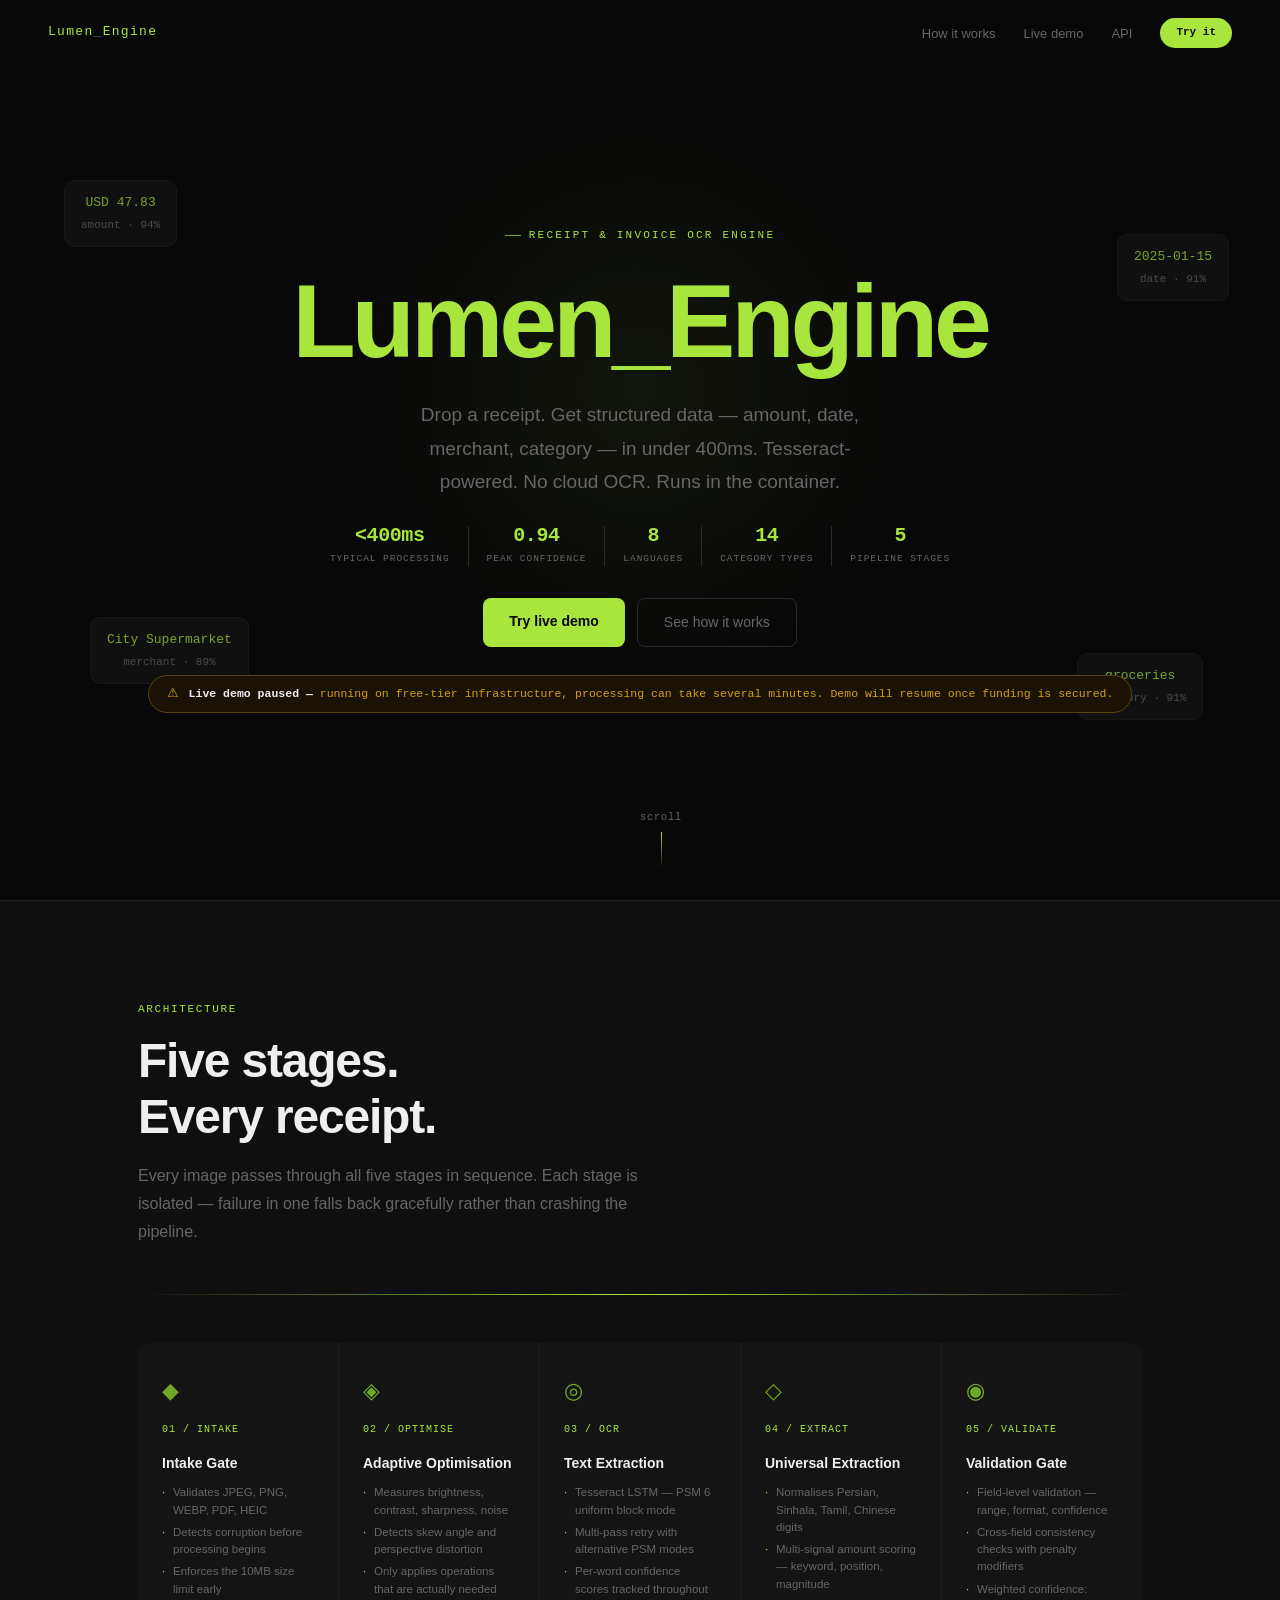
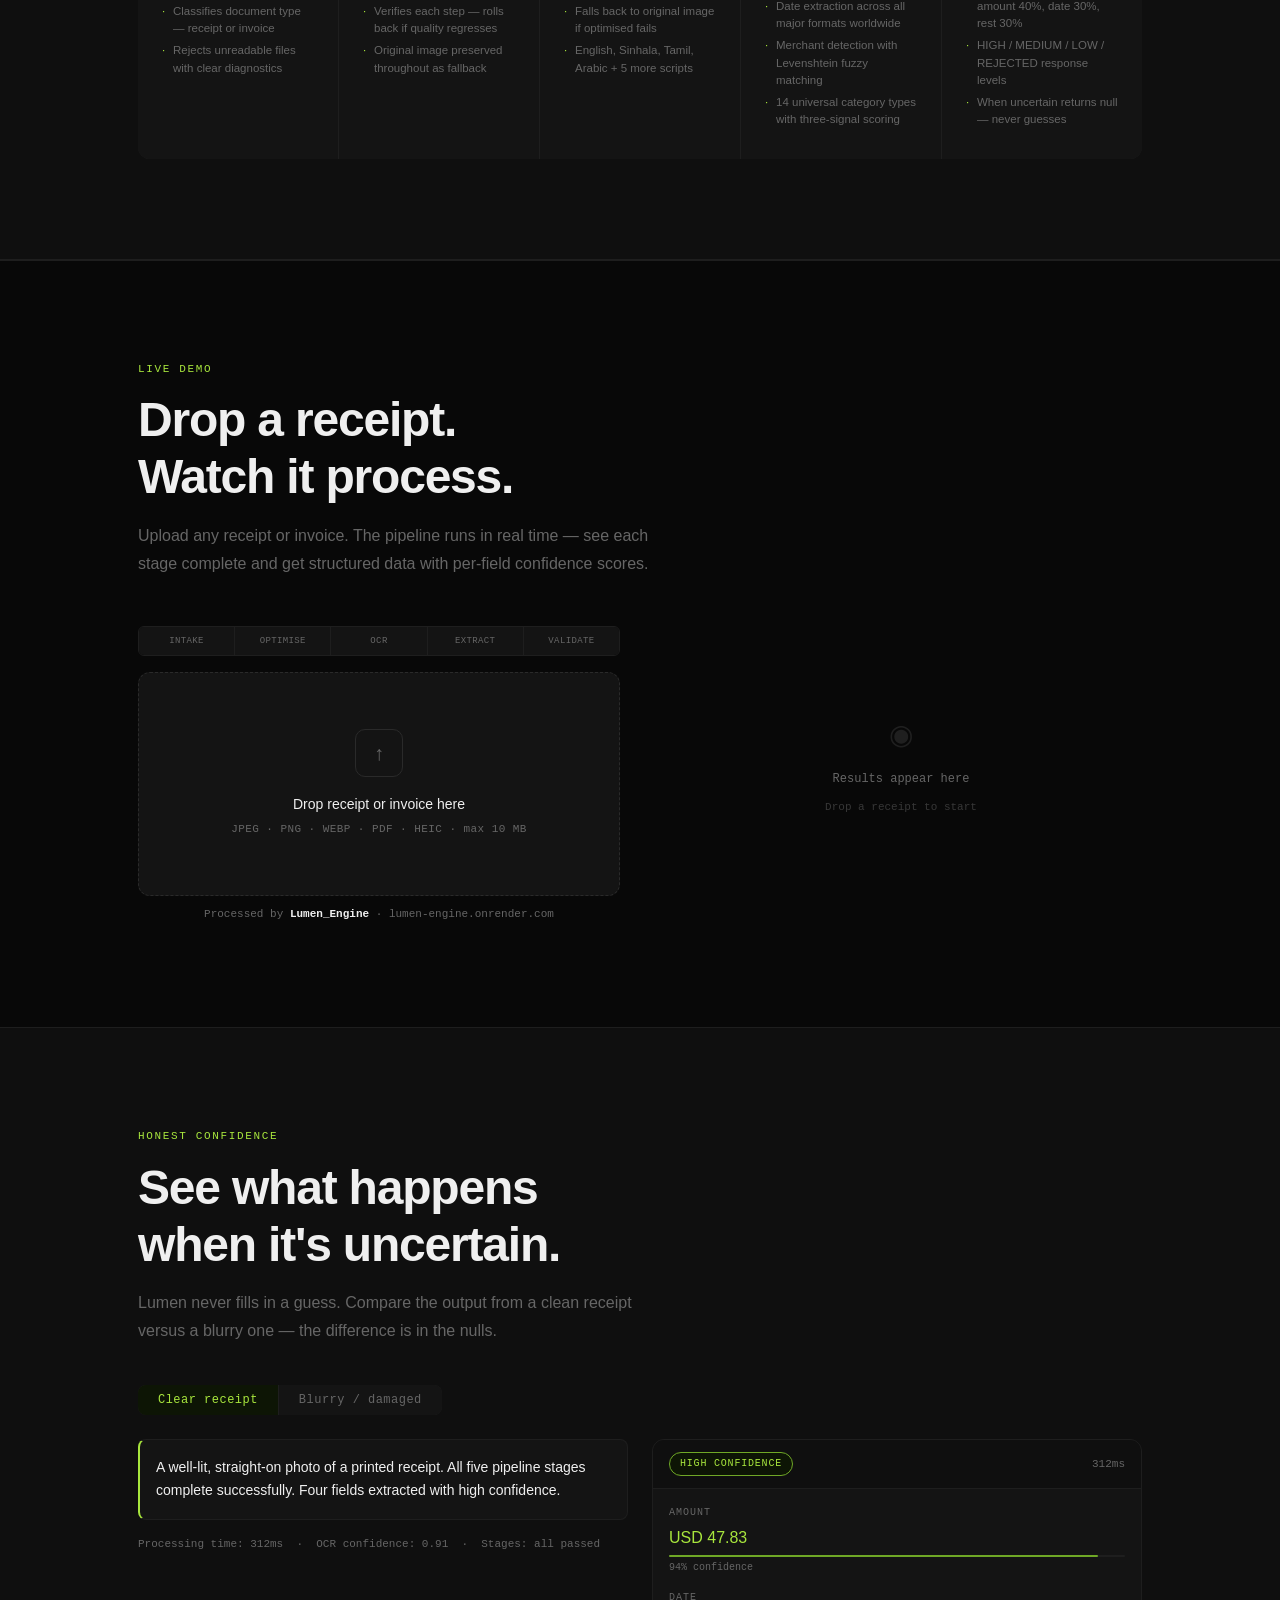
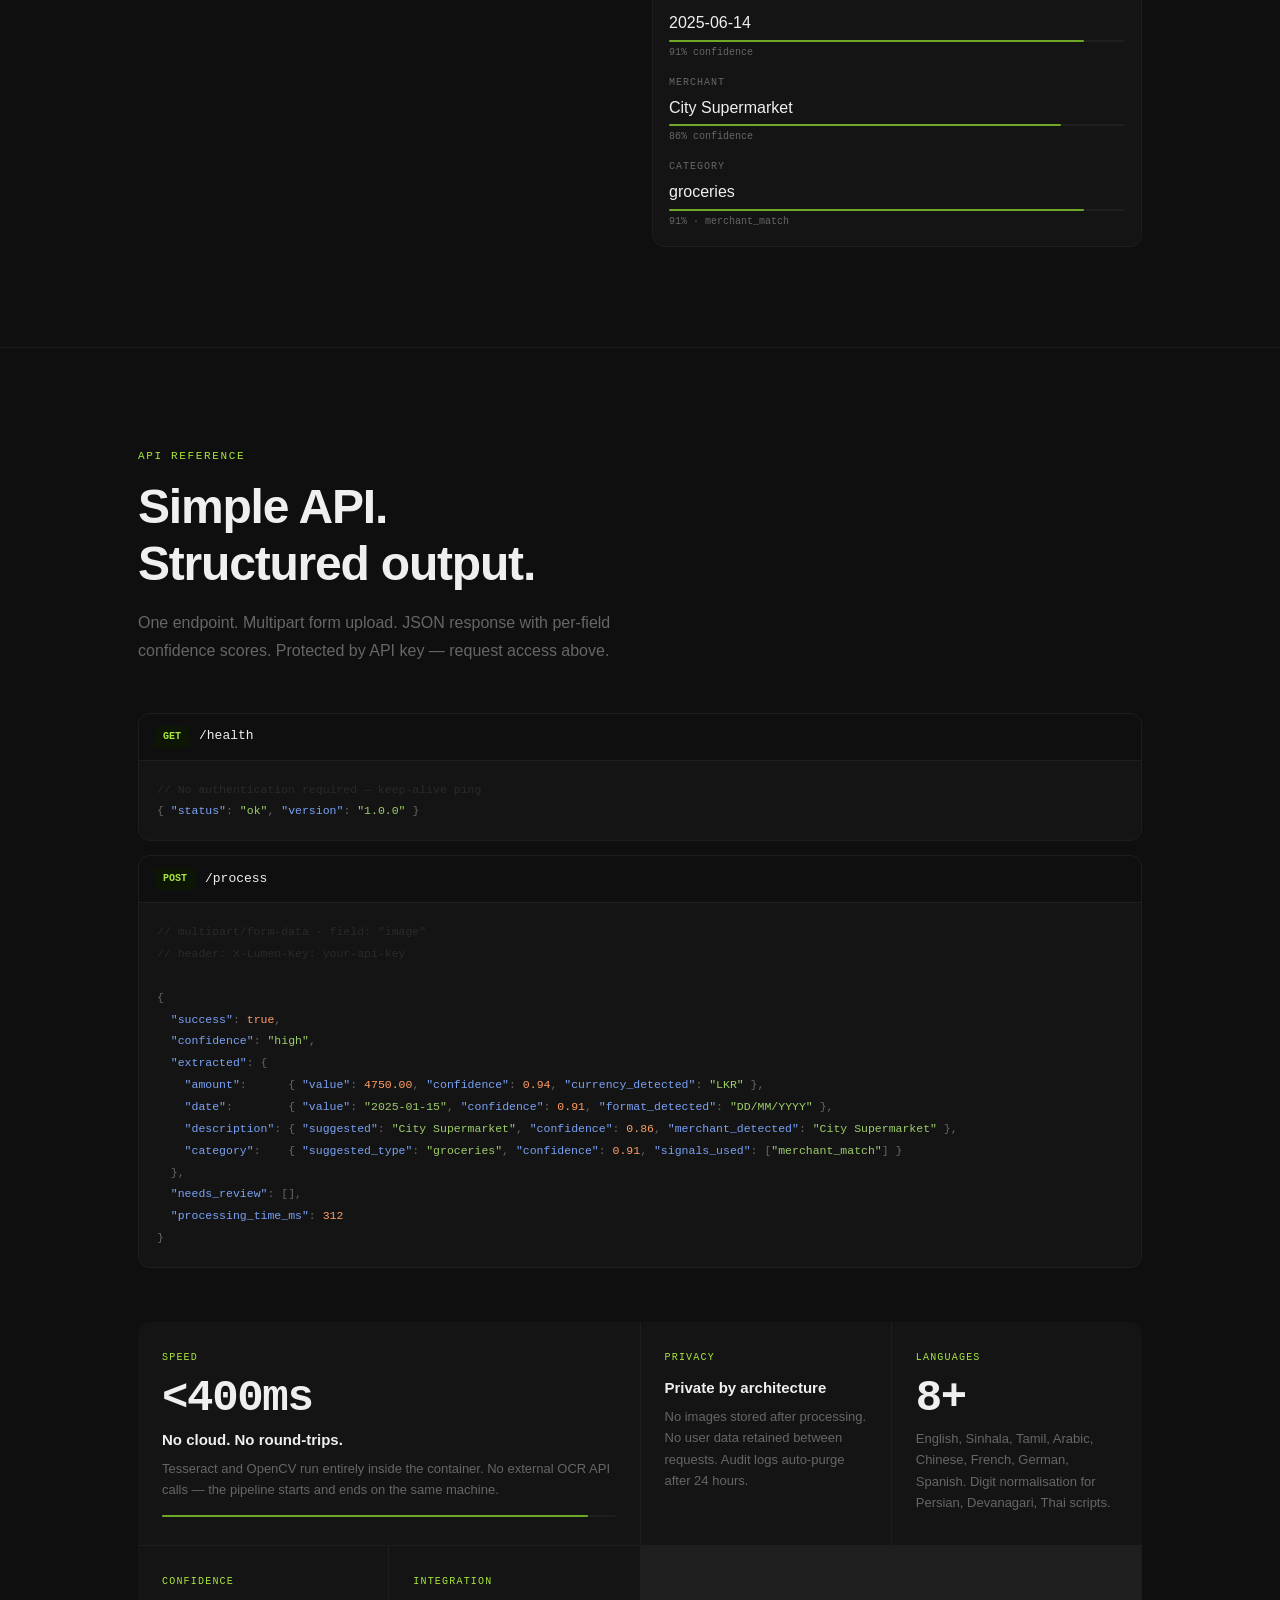
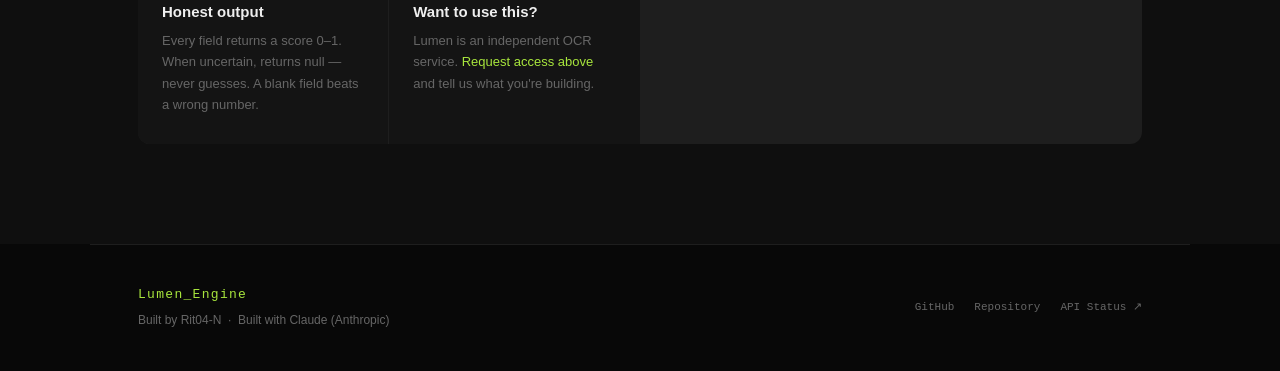
<file: index.html>
<!DOCTYPE html>
<html lang="en">
<head>
<meta charset="UTF-8">
<meta name="viewport" content="width=device-width, initial-scale=1.0">
<title>Lumen_Engine — Receipt OCR</title>
<meta name="description" content="Receipt and invoice OCR. Drop an image, get structured data instantly. No account. No login.">
<meta property="og:title" content="Lumen_Engine — Receipt OCR">
<meta property="og:description" content="Drop a receipt. Get structured data — amount, date, merchant, category — in under 400ms.">
<meta property="og:type" content="website">
<meta property="og:url" content="https://rit04-n.github.io/lumen-engine-site">
<meta name="twitter:card" content="summary">
<meta name="twitter:title" content="Lumen_Engine — Receipt OCR">
<meta name="twitter:description" content="Drop a receipt. Get structured data in under 400ms.">

<!-- Favicon: bold mono "LE" on a black rounded square, sized to fill most
     of the canvas so it reads clearly even at 16x16 tab size -->
<link rel="icon" type="image/svg+xml" href="data:image/svg+xml,%3Csvg%20xmlns='http://www.w3.org/2000/svg'%20viewBox='0%200%2064%2064'%3E%3Crect%20width='64'%20height='64'%20rx='13'%20fill='%23080808'/%3E%3Ctext%20x='32'%20y='44'%20font-family='SF%20Mono,Menlo,Consolas,monospace'%20font-size='34'%20font-weight='700'%20fill='%23a8e63d'%20text-anchor='middle'%3ELE%3C/text%3E%3C/svg%3E">

<link rel="stylesheet" href="part-1-styles.css">
</head>
<body>

<nav id="nav">
  <a href="#" class="logo">Lumen<span>_</span>Engine</a>
  <div class="nav-r">
    <ul class="nav-links">
      <li><a href="#how">How it works</a></li>
      <li><a href="#demo">Live demo</a></li>
      <li><a href="#api">API</a></li>
    </ul>
    <a href="#demo" class="nav-cta">Try it</a>
    <button class="hamburger" id="ham" aria-label="Menu" onclick="toggleMenu()">
      <span></span><span></span><span></span>
    </button>
  </div>
</nav>

<div class="mobile-menu" id="mmenu">
  <a href="#how" onclick="closeMenu()">How it works</a>
  <a href="#demo" onclick="closeMenu()">Live demo</a>
  <a href="#api" onclick="closeMenu()">API</a>
  <a href="#demo" onclick="closeMenu()">Try it →</a>
</div>

<section class="hero">
  <div class="hero-glow"></div>
  <div class="floaters">
    <div class="fc a"><div class="v">USD 47.83</div><div>amount · 94%</div></div>
    <div class="fc b"><div class="v">2025-01-15</div><div>date · 91%</div></div>
    <div class="fc c"><div class="v">City Supermarket</div><div>merchant · 89%</div></div>
    <div class="fc d"><div class="v">groceries</div><div>category · 91%</div></div>
  </div>
  <div class="eyebrow">Receipt &amp; Invoice OCR Engine</div>
  <h1><span class="typed" id="typed" style="border-right:2px solid var(--green)"></span></h1>
  <p class="hero-sub">Drop a receipt. Get structured data — amount, date, merchant, category — in under 400ms. Tesseract-powered. No cloud OCR. Runs in the container.</p>
  <div class="stats">
    <div class="stat"><div class="stat-num">&lt;400ms</div><div class="stat-label">typical processing</div></div>
    <div class="stat"><div class="stat-num">0.94</div><div class="stat-label">peak confidence</div></div>
    <div class="stat"><div class="stat-num">8</div><div class="stat-label">languages</div></div>
    <div class="stat"><div class="stat-num">14</div><div class="stat-label">category types</div></div>
    <div class="stat"><div class="stat-num">5</div><div class="stat-label">pipeline stages</div></div>
  </div>
  <div class="hero-btns">
    <a href="#demo" class="btn-p">Try live demo</a>
    <a href="#how" class="btn-g">See how it works</a>
  </div>
  <div class="hero-notice">
    <span class="icon">⚠</span>
    <p><strong>Live demo paused —</strong> running on free-tier infrastructure, processing can take several minutes. Demo will resume once funding is secured.</p>
  </div>
  <div class="scroll-cue"><span>scroll</span><div class="scroll-line"></div></div>
</section>

<!-- HOW IT WORKS -->
<section id="how" class="pipeline">
  <div class="inner">
    <div class="rv">
      <div class="slabel">Architecture</div>
      <h2 class="stitle">Five stages.<br>Every receipt.</h2>
      <p class="ssub">Every image passes through all five stages in sequence. Each stage is isolated — failure in one falls back gracefully rather than crashing the pipeline.</p>
    </div>
    <div class="flow-line" id="fl"></div>
    <div class="pgrid">
      <div class="ps" data-d="0"><span class="pico">◆</span><div class="pnum">01 / INTAKE</div><div class="pname">Intake Gate</div><ul class="ppts"><li>Validates JPEG, PNG, WEBP, PDF, HEIC</li><li>Detects corruption before processing begins</li><li>Enforces the 10MB size limit early</li><li>Classifies document type — receipt or invoice</li><li>Rejects unreadable files with clear diagnostics</li></ul></div>
      <div class="ps" data-d="120"><span class="pico">◈</span><div class="pnum">02 / OPTIMISE</div><div class="pname">Adaptive Optimisation</div><ul class="ppts"><li>Measures brightness, contrast, sharpness, noise</li><li>Detects skew angle and perspective distortion</li><li>Only applies operations that are actually needed</li><li>Verifies each step — rolls back if quality regresses</li><li>Original image preserved throughout as fallback</li></ul></div>
      <div class="ps" data-d="240"><span class="pico">◎</span><div class="pnum">03 / OCR</div><div class="pname">Text Extraction</div><ul class="ppts"><li>Tesseract LSTM — PSM 6 uniform block mode</li><li>Multi-pass retry with alternative PSM modes</li><li>Per-word confidence scores tracked throughout</li><li>Falls back to original image if optimised fails</li><li>English, Sinhala, Tamil, Arabic + 5 more scripts</li></ul></div>
      <div class="ps" data-d="360"><span class="pico">◇</span><div class="pnum">04 / EXTRACT</div><div class="pname">Universal Extraction</div><ul class="ppts"><li>Normalises Persian, Sinhala, Tamil, Chinese digits</li><li>Multi-signal amount scoring — keyword, position, magnitude</li><li>Date extraction across all major formats worldwide</li><li>Merchant detection with Levenshtein fuzzy matching</li><li>14 universal category types with three-signal scoring</li></ul></div>
      <div class="ps" data-d="480"><span class="pico">◉</span><div class="pnum">05 / VALIDATE</div><div class="pname">Validation Gate</div><ul class="ppts"><li>Field-level validation — range, format, confidence</li><li>Cross-field consistency checks with penalty modifiers</li><li>Weighted confidence: amount 40%, date 30%, rest 30%</li><li>HIGH / MEDIUM / LOW / REJECTED response levels</li><li>When uncertain returns null — never guesses</li></ul></div>
    </div>
  </div>
</section>

<!-- LIVE DEMO -->
<section id="demo" class="demo-s">
  <div class="inner">
    <div class="rv">
      <div class="slabel">Live Demo</div>
      <h2 class="stitle">Drop a receipt.<br>Watch it process.</h2>
      <p class="ssub">Upload any receipt or invoice. The pipeline runs in real time — see each stage complete and get structured data with per-field confidence scores.</p>
    </div>
    <div class="demo-wrap">
      <div>
        <div class="prog-bar" id="pbar" aria-label="Pipeline progress">
          <div class="pg" id="p1">INTAKE</div>
          <div class="pg" id="p2">OPTIMISE</div>
          <div class="pg" id="p3">OCR</div>
          <div class="pg" id="p4">EXTRACT</div>
          <div class="pg" id="p5">VALIDATE</div>
        </div>
        <div class="drop-z" id="dz" role="button" tabindex="0" aria-label="Upload receipt or invoice image"
          onclick="document.getElementById('fi').click()"
          onkeydown="if(event.key==='Enter'||event.key===' ')document.getElementById('fi').click()"
          ondragover="dzev('over',event)" ondragleave="dzev('leave',event)" ondrop="dzev('drop',event)">
          <div class="drop-ico">↑</div>
          <div class="drop-t">Drop receipt or invoice here</div>
          <div class="drop-s">JPEG · PNG · WEBP · PDF · HEIC · max 10 MB</div>
        </div>
        <input type="file" id="fi" accept=".jpg,.jpeg,.png,.webp,.pdf,.heic" style="display:none" onchange="onpick(event)"/>
        <p class="demo-note">Processed by <strong>Lumen_Engine</strong> · lumen-engine.onrender.com</p>
        <p class="demo-note" style="margin-top:4px" id="req-counter"></p>
      </div>
      <div aria-live="polite" aria-atomic="true">
        <!-- rate limit wall -->
        <div class="rl-wall" id="rlwall">
          <div class="rl-icon">◎</div>
          <div class="rl-title">Demo limit reached</div>
          <div class="rl-sub">You've used all 10 free demo requests. This resets in 5 hours.<br>Want unlimited access? Tell us what you're building.</div>
          <div class="rl-timer" id="rltimer">05:00:00</div>
          <div class="access-form">
            <h3>Request API access</h3>
            <p>Answer honestly — we read every submission. A real project link is the best signal.</p>
            <form id="aform" onsubmit="submitAccess(event)">
              <div class="form-group">
                <label class="form-label" for="f-name">Your name</label>
                <input class="form-input" id="f-name" type="text" required placeholder="Nithika Manawadu" />
              </div>
              <div class="form-group">
                <label class="form-label" for="f-email">Email</label>
                <input class="form-input" id="f-email" type="email" required placeholder="you@example.com" />
              </div>
              <div class="form-group">
                <label class="form-label" for="f-what">What are you building? <span style="color:var(--green)">*</span></label>
                <textarea class="form-textarea" id="f-what" required minlength="80" placeholder="Describe your project in at least 2–3 sentences. What problem does it solve? Who uses it?"></textarea>
              </div>
              <div class="form-group">
                <label class="form-label" for="f-link">Project / GitHub / company link <span style="color:var(--green)">*</span></label>
                <input class="form-input" id="f-link" type="url" required placeholder="https://github.com/you/your-project" />
              </div>
              <div class="form-group">
                <label class="form-label" for="f-vol">Receipts per day (approximate)</label>
                <select class="form-select" id="f-vol">
                  <option value="">Select range</option>
                  <option>Under 100</option>
                  <option>100 – 1,000</option>
                  <option>1,000 – 10,000</option>
                  <option>Over 10,000</option>
                </select>
              </div>
              <div class="form-group">
                <label class="form-label" for="f-country">Primary receipt country / region</label>
                <input class="form-input" id="f-country" type="text" placeholder="e.g. Sri Lanka, India, UK" />
              </div>
              <button class="form-submit" type="submit">Send access request →</button>
            </form>
            <div class="form-success" id="fsuccess">✓ Request sent. We'll review it and get back to you within 48 hours.</div>
          </div>
        </div>
        <!-- results -->
        <div id="rp" class="result-panel">
          <div class="empty-state">
            <div class="empty-ico">◉</div>
            <div>Results appear here</div>
            <div style="font-size:11px;opacity:0.5;font-family:var(--mono)">Drop a receipt to start</div>
          </div>
        </div>
      </div>
    </div>
  </div>
</section>

<!-- CONFIDENCE SWITCHER -->
<section class="switcher-s">
  <div class="inner">
    <div class="rv">
      <div class="slabel">Honest confidence</div>
      <h2 class="stitle">See what happens<br>when it's uncertain.</h2>
      <p class="ssub">Lumen never fills in a guess. Compare the output from a clean receipt versus a blurry one — the difference is in the nulls.</p>
    </div>
    <div style="margin-top:40px">
      <div class="sw-tabs">
        <button class="sw-tab active" onclick="swTab(0)">Clear receipt</button>
        <button class="sw-tab" onclick="swTab(1)">Blurry / damaged</button>
      </div>
      <div class="sw-panels">
        <div class="sw-desc" id="sw-desc">
          <div class="sw-claim" id="sw-claim">A well-lit, straight-on photo of a printed receipt. All five pipeline stages complete successfully. Four fields extracted with high confidence.</div>
          <div style="font-family:var(--mono);font-size:11px;color:var(--muted)" id="sw-meta">Processing time: 312ms &nbsp;·&nbsp; OCR confidence: 0.91 &nbsp;·&nbsp; Stages: all passed</div>
        </div>
        <div class="sw-result">
          <div class="sw-rh">
            <span id="sw-badge" style="font-family:var(--mono);font-size:10px;letter-spacing:0.08em;text-transform:uppercase;color:var(--green);background:var(--gbg);border:0.5px solid var(--gd);padding:3px 10px;border-radius:100px">high confidence</span>
            <span id="sw-ms" style="font-family:var(--mono);font-size:11px;color:var(--muted)">312ms</span>
          </div>
          <div class="sw-body" id="sw-body">
            <div class="sw-field">
              <div class="sw-flabel">Amount</div>
              <div class="sw-fval g" id="sw-amount">USD 47.83</div>
              <div class="sw-bar-w"><div class="sw-bar-f" id="sw-abar" style="width:94%;background:var(--gd)"></div></div>
              <div style="font-family:var(--mono);font-size:10px;color:var(--muted);margin-top:3px" id="sw-ameta">94% confidence</div>
            </div>
            <div class="sw-field">
              <div class="sw-flabel">Date</div>
              <div class="sw-fval" id="sw-date">2025-06-14</div>
              <div class="sw-bar-w"><div class="sw-bar-f" id="sw-dbar" style="width:91%;background:var(--gd)"></div></div>
              <div style="font-family:var(--mono);font-size:10px;color:var(--muted);margin-top:3px" id="sw-dmeta">91% confidence</div>
            </div>
            <div class="sw-field">
              <div class="sw-flabel">Merchant</div>
              <div class="sw-fval" id="sw-merchant">City Supermarket</div>
              <div class="sw-bar-w"><div class="sw-bar-f" id="sw-mbar" style="width:86%;background:var(--gd)"></div></div>
              <div style="font-family:var(--mono);font-size:10px;color:var(--muted);margin-top:3px" id="sw-mmeta">86% confidence</div>
            </div>
            <div class="sw-field">
              <div class="sw-flabel">Category</div>
              <div class="sw-fval" id="sw-cat">groceries</div>
              <div class="sw-bar-w"><div class="sw-bar-f" id="sw-cbar" style="width:91%;background:var(--gd)"></div></div>
              <div style="font-family:var(--mono);font-size:10px;color:var(--muted);margin-top:3px" id="sw-cmeta">91% · merchant_match</div>
            </div>
          </div>
        </div>
      </div>
    </div>
  </div>
</section>

<!-- API — code sample first, feature bento stacked below it -->
<section id="api" class="api-s">
  <div class="inner">
    <div class="rv">
      <div class="slabel">API Reference</div>
      <h2 class="stitle">Simple API.<br>Structured output.</h2>
      <p class="ssub">One endpoint. Multipart form upload. JSON response with per-field confidence scores. Protected by API key — request access above.</p>
    </div>
    <div class="api-grid">
      <div>
        <div class="ep rv">
          <div class="eph"><span class="mb">GET</span><span class="ep-path">/health</span></div>
          <div class="code"><span class="cc">// No authentication required — keep-alive ping</span>
{ <span class="ck">"status"</span>: <span class="cs">"ok"</span>, <span class="ck">"version"</span>: <span class="cs">"1.0.0"</span> }</div>
        </div>
        <div class="ep rv">
          <div class="eph"><span class="mb">POST</span><span class="ep-path">/process</span></div>
          <div class="code"><span class="cc">// multipart/form-data · field: "image"</span>
<span class="cc">// header: X-Lumen-Key: your-api-key</span>

{
  <span class="ck">"success"</span>: <span class="cn">true</span>,
  <span class="ck">"confidence"</span>: <span class="cs">"high"</span>,
  <span class="ck">"extracted"</span>: {
    <span class="ck">"amount"</span>:      { <span class="ck">"value"</span>: <span class="cn">4750.00</span>, <span class="ck">"confidence"</span>: <span class="cn">0.94</span>, <span class="ck">"currency_detected"</span>: <span class="cs">"LKR"</span> },
    <span class="ck">"date"</span>:        { <span class="ck">"value"</span>: <span class="cs">"2025-01-15"</span>, <span class="ck">"confidence"</span>: <span class="cn">0.91</span>, <span class="ck">"format_detected"</span>: <span class="cs">"DD/MM/YYYY"</span> },
    <span class="ck">"description"</span>: { <span class="ck">"suggested"</span>: <span class="cs">"City Supermarket"</span>, <span class="ck">"confidence"</span>: <span class="cn">0.86</span>, <span class="ck">"merchant_detected"</span>: <span class="cs">"City Supermarket"</span> },
    <span class="ck">"category"</span>:    { <span class="ck">"suggested_type"</span>: <span class="cs">"groceries"</span>, <span class="ck">"confidence"</span>: <span class="cn">0.91</span>, <span class="ck">"signals_used"</span>: [<span class="cs">"merchant_match"</span>] }
  },
  <span class="ck">"needs_review"</span>: [],
  <span class="ck">"processing_time_ms"</span>: <span class="cn">312</span>
}</div>
        </div>
      </div>
      <div class="bento rv">
        <div class="bcard wide">
          <div class="bcard-label">Speed</div>
          <div class="bcard-num">&lt;400ms</div>
          <div class="bcard-title">No cloud. No round-trips.</div>
          <div class="bcard-desc">Tesseract and OpenCV run entirely inside the container. No external OCR API calls — the pipeline starts and ends on the same machine.</div>
          <div class="bcard-bar"><div class="bcard-fill" style="width:94%"></div></div>
        </div>
        <div class="bcard">
          <div class="bcard-label">Privacy</div>
          <div class="bcard-title">Private by architecture</div>
          <div class="bcard-desc">No images stored after processing. No user data retained between requests. Audit logs auto-purge after 24 hours.</div>
        </div>
        <div class="bcard">
          <div class="bcard-label">Languages</div>
          <div class="bcard-num">8+</div>
          <div class="bcard-desc">English, Sinhala, Tamil, Arabic, Chinese, French, German, Spanish. Digit normalisation for Persian, Devanagari, Thai scripts.</div>
        </div>
        <div class="bcard">
          <div class="bcard-label">Confidence</div>
          <div class="bcard-title">Honest output</div>
          <div class="bcard-desc">Every field returns a score 0–1. When uncertain, returns null — never guesses. A blank field beats a wrong number.</div>
        </div>
        <div class="bcard">
          <div class="bcard-label">Integration</div>
          <div class="bcard-title">Want to use this?</div>
          <div class="bcard-desc">Lumen is an independent OCR service. <a href="#demo" style="color:var(--green);text-decoration:none">Request access above</a> and tell us what you're building.</div>
        </div>
      </div>
    </div>
  </div>
</section>

<footer>
  <div class="fl">
    <div class="flogo">Lumen_Engine</div>
    <div class="fby">
      Built by <a href="https://github.com/Rit04-N" target="_blank">Rit04-N</a>
      &nbsp;·&nbsp; Built with <a href="https://claude.ai" target="_blank">Claude (Anthropic)</a>
    </div>
  </div>
  <div class="flinks">
    <a href="https://github.com/Rit04-N" target="_blank">GitHub</a>
    <a href="https://github.com/Rit04-N/Lumen_Engine" target="_blank">Repository</a>
    <a href="https://lumen-engine.onrender.com/health" target="_blank">API Status ↗</a>
  </div>
</footer>

<script src="part-3-scripts.js"></script>
</body>
</html>
</file>
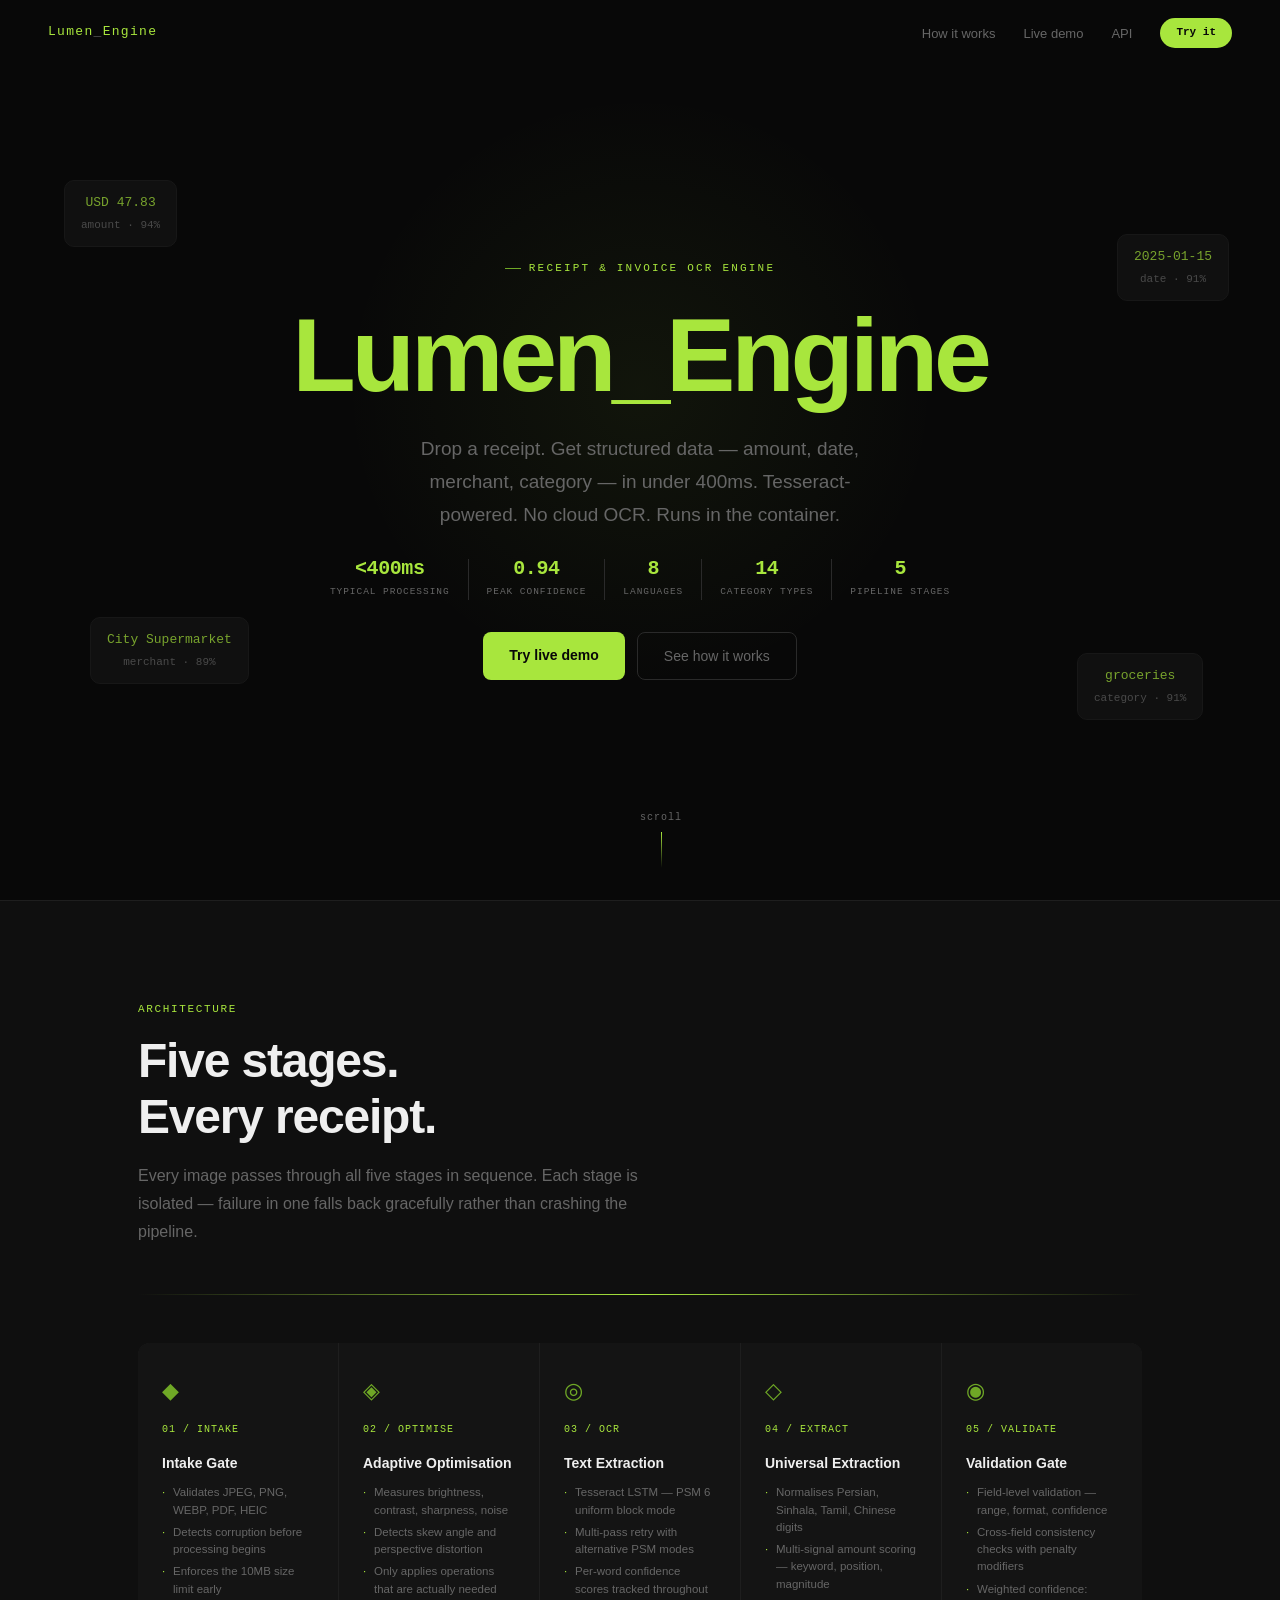
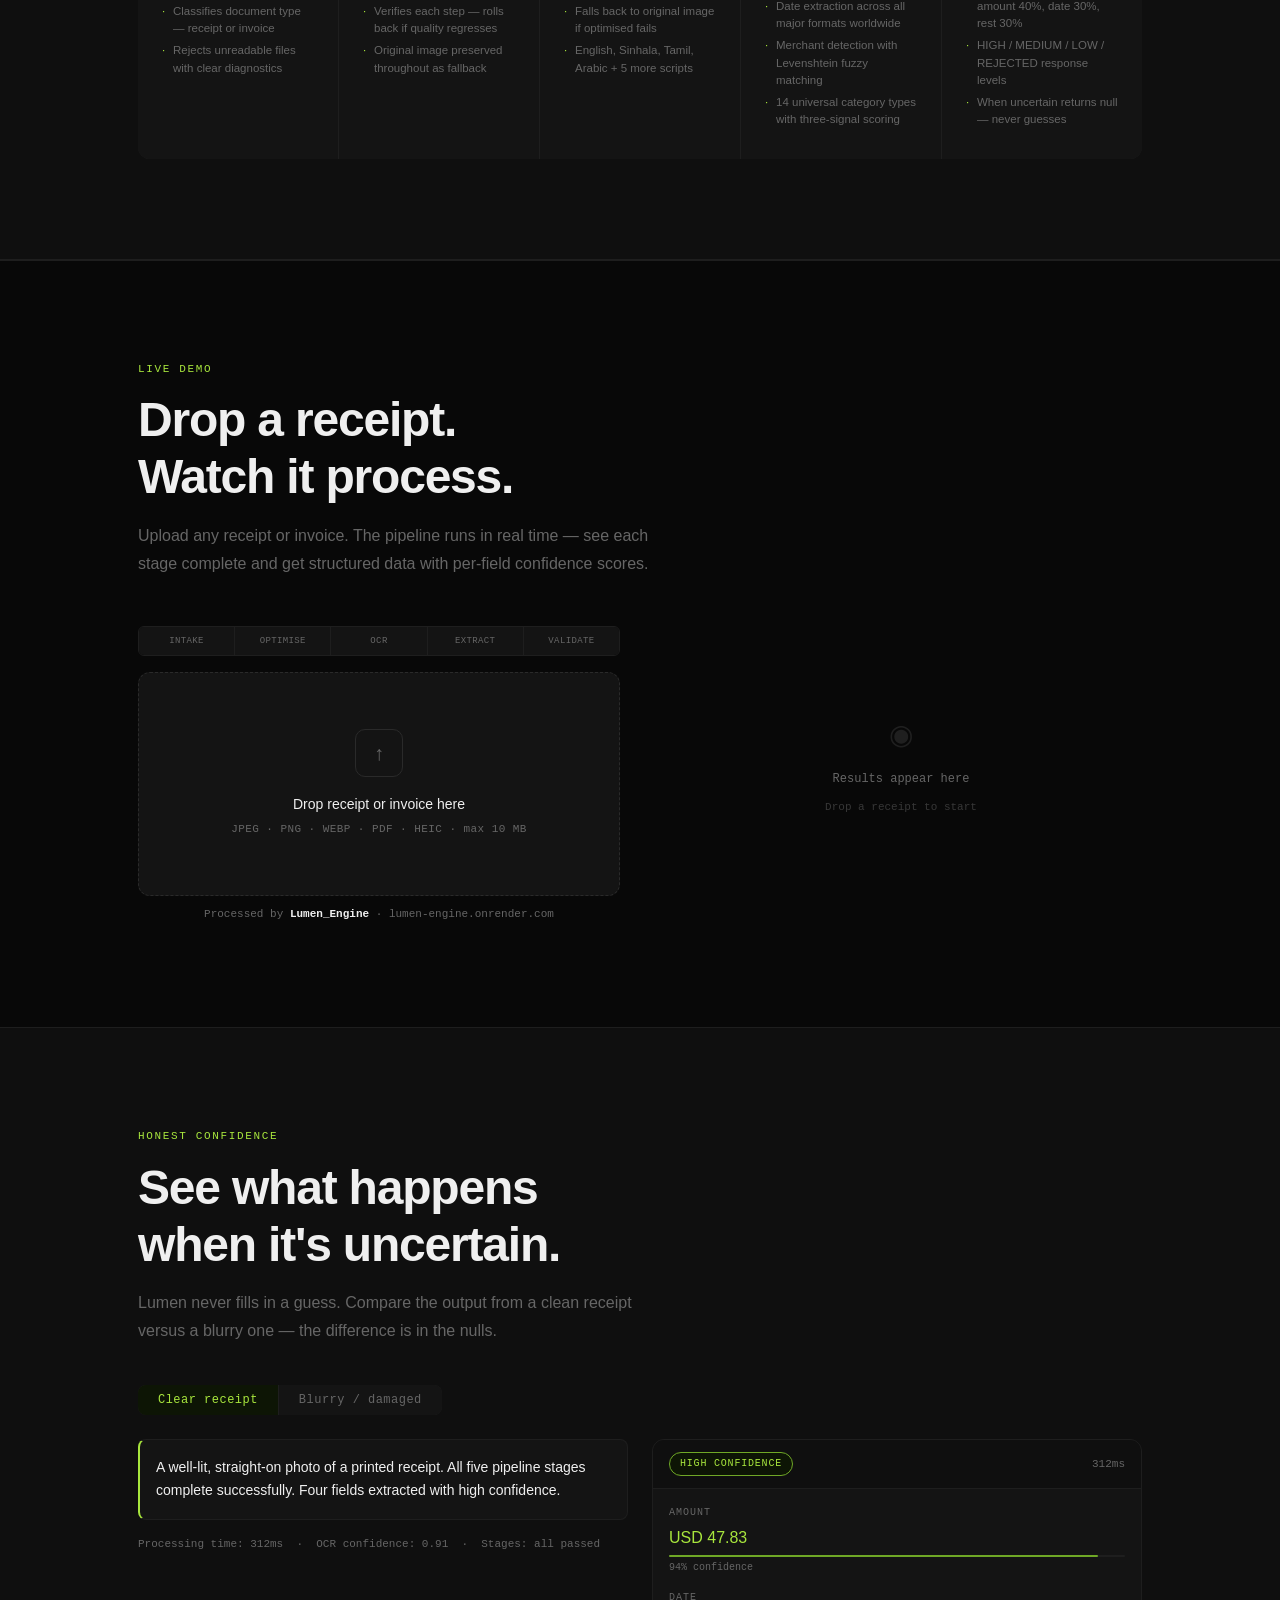
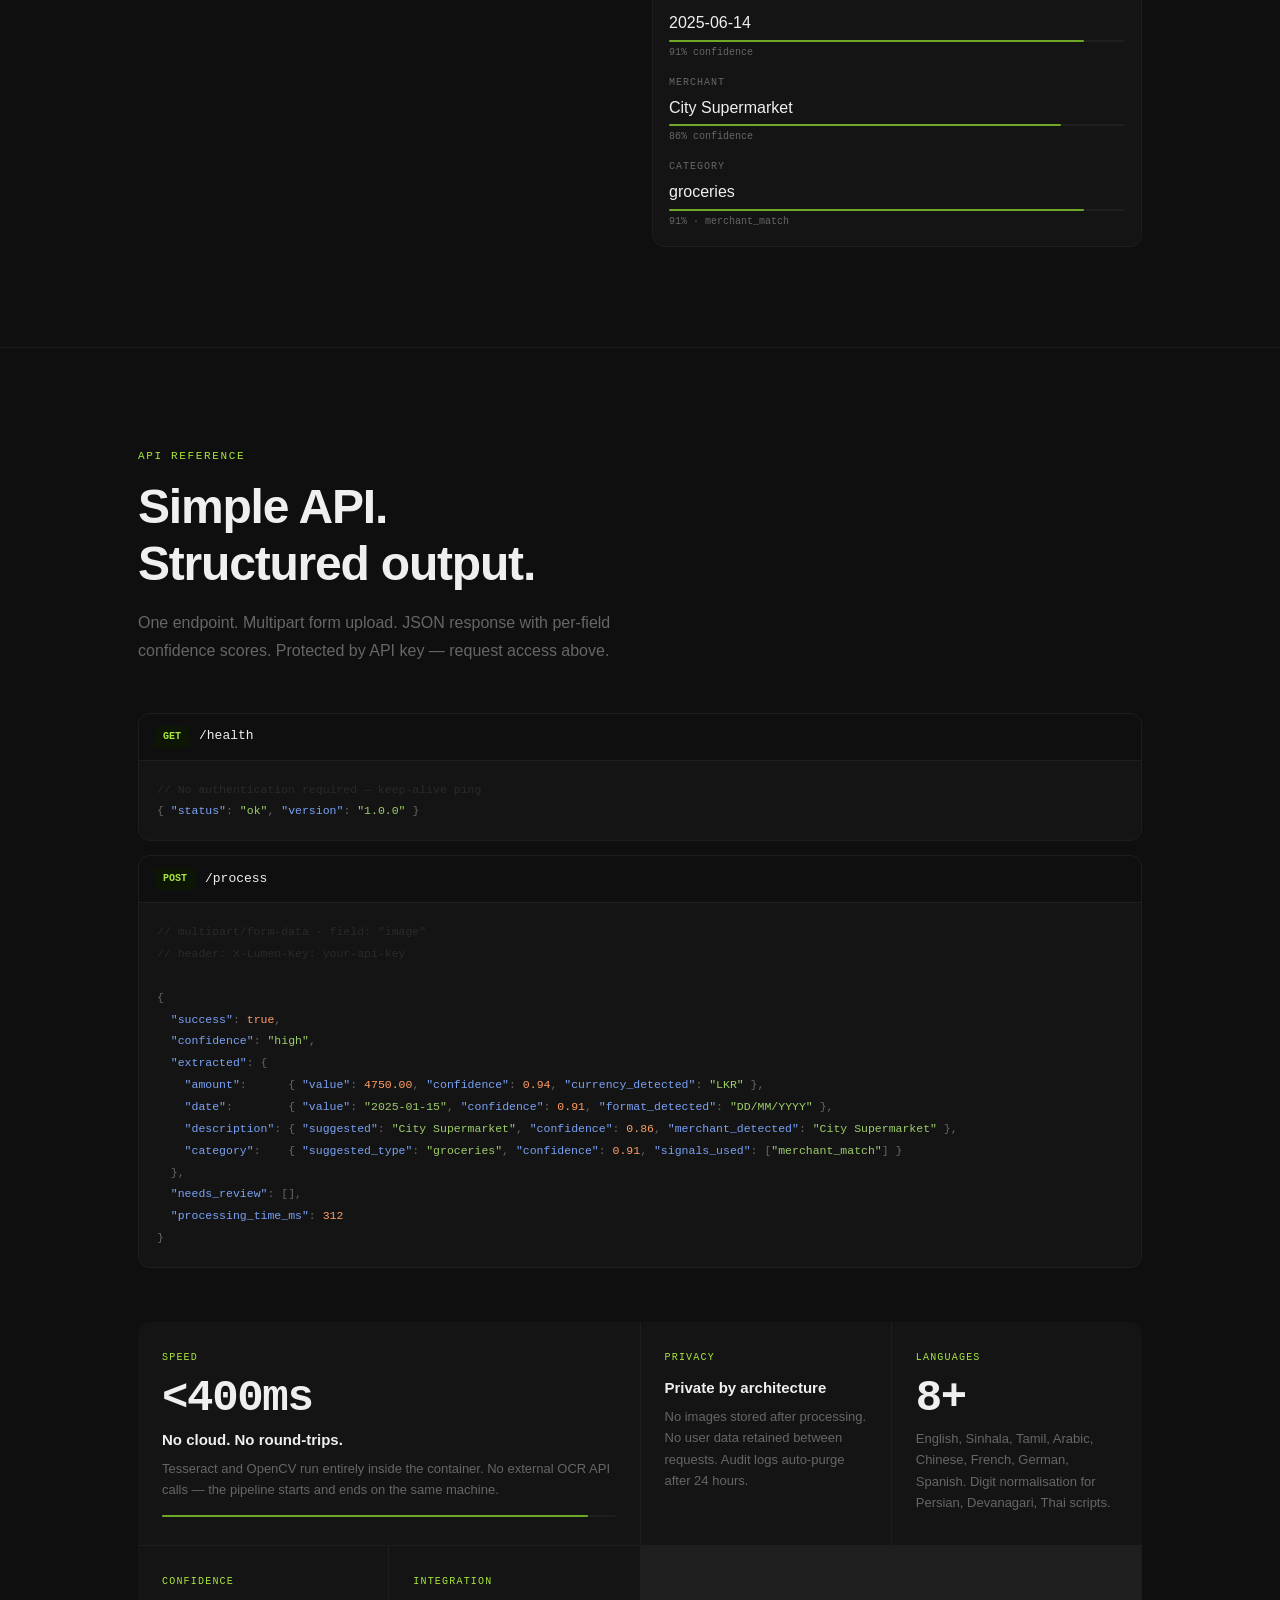
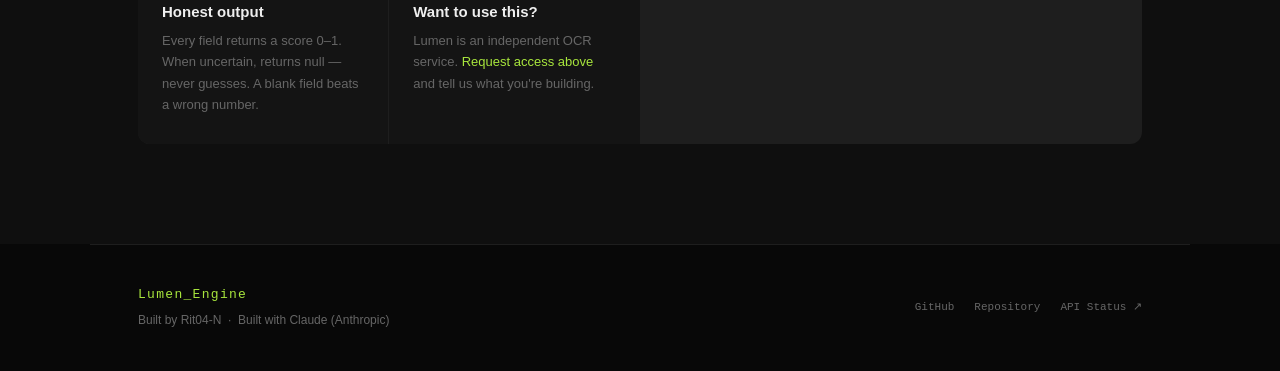
<file: part-2-structure.html>
<!DOCTYPE html>
<html lang="en">
<head>
<meta charset="UTF-8">
<meta name="viewport" content="width=device-width, initial-scale=1.0">
<title>Lumen_Engine — Receipt OCR</title>
<meta name="description" content="Receipt and invoice OCR. Drop an image, get structured data instantly. No account. No login.">
<meta property="og:title" content="Lumen_Engine — Receipt OCR">
<meta property="og:description" content="Drop a receipt. Get structured data — amount, date, merchant, category — in under 400ms.">
<meta property="og:type" content="website">
<meta property="og:url" content="https://rit04-n.github.io/lumen-engine-site">
<meta name="twitter:card" content="summary">
<meta name="twitter:title" content="Lumen_Engine — Receipt OCR">
<meta name="twitter:description" content="Drop a receipt. Get structured data in under 400ms.">

<!-- Favicon: bold mono "LE" on a black rounded square, sized to fill most
     of the canvas so it reads clearly even at 16x16 tab size -->
<link rel="icon" type="image/svg+xml" href="data:image/svg+xml,%3Csvg%20xmlns='http://www.w3.org/2000/svg'%20viewBox='0%200%2064%2064'%3E%3Crect%20width='64'%20height='64'%20rx='13'%20fill='%23080808'/%3E%3Ctext%20x='32'%20y='44'%20font-family='SF%20Mono,Menlo,Consolas,monospace'%20font-size='34'%20font-weight='700'%20fill='%23a8e63d'%20text-anchor='middle'%3ELE%3C/text%3E%3C/svg%3E">

<link rel="stylesheet" href="part-1-styles.css">
</head>
<body>

<nav id="nav">
  <a href="#" class="logo">Lumen<span>_</span>Engine</a>
  <div class="nav-r">
    <ul class="nav-links">
      <li><a href="#how">How it works</a></li>
      <li><a href="#demo">Live demo</a></li>
      <li><a href="#api">API</a></li>
    </ul>
    <a href="#demo" class="nav-cta">Try it</a>
    <button class="hamburger" id="ham" aria-label="Menu" onclick="toggleMenu()">
      <span></span><span></span><span></span>
    </button>
  </div>
</nav>

<div class="mobile-menu" id="mmenu">
  <a href="#how" onclick="closeMenu()">How it works</a>
  <a href="#demo" onclick="closeMenu()">Live demo</a>
  <a href="#api" onclick="closeMenu()">API</a>
  <a href="#demo" onclick="closeMenu()">Try it →</a>
</div>

<section class="hero">
  <div class="hero-glow"></div>
  <div class="floaters">
    <div class="fc a"><div class="v">USD 47.83</div><div>amount · 94%</div></div>
    <div class="fc b"><div class="v">2025-01-15</div><div>date · 91%</div></div>
    <div class="fc c"><div class="v">City Supermarket</div><div>merchant · 89%</div></div>
    <div class="fc d"><div class="v">groceries</div><div>category · 91%</div></div>
  </div>
  <div class="eyebrow">Receipt &amp; Invoice OCR Engine</div>
  <h1><span class="typed" id="typed" style="border-right:2px solid var(--green)"></span></h1>
  <p class="hero-sub">Drop a receipt. Get structured data — amount, date, merchant, category — in under 400ms. Tesseract-powered. No cloud OCR. Runs in the container.</p>
  <div class="stats">
    <div class="stat"><div class="stat-num">&lt;400ms</div><div class="stat-label">typical processing</div></div>
    <div class="stat"><div class="stat-num">0.94</div><div class="stat-label">peak confidence</div></div>
    <div class="stat"><div class="stat-num">8</div><div class="stat-label">languages</div></div>
    <div class="stat"><div class="stat-num">14</div><div class="stat-label">category types</div></div>
    <div class="stat"><div class="stat-num">5</div><div class="stat-label">pipeline stages</div></div>
  </div>
  <div class="hero-btns">
    <a href="#demo" class="btn-p">Try live demo</a>
    <a href="#how" class="btn-g">See how it works</a>
  </div>
  <div class="scroll-cue"><span>scroll</span><div class="scroll-line"></div></div>
</section>

<!-- HOW IT WORKS -->
<section id="how" class="pipeline">
  <div class="inner">
    <div class="rv">
      <div class="slabel">Architecture</div>
      <h2 class="stitle">Five stages.<br>Every receipt.</h2>
      <p class="ssub">Every image passes through all five stages in sequence. Each stage is isolated — failure in one falls back gracefully rather than crashing the pipeline.</p>
    </div>
    <div class="flow-line" id="fl"></div>
    <div class="pgrid">
      <div class="ps" data-d="0"><span class="pico">◆</span><div class="pnum">01 / INTAKE</div><div class="pname">Intake Gate</div><ul class="ppts"><li>Validates JPEG, PNG, WEBP, PDF, HEIC</li><li>Detects corruption before processing begins</li><li>Enforces the 10MB size limit early</li><li>Classifies document type — receipt or invoice</li><li>Rejects unreadable files with clear diagnostics</li></ul></div>
      <div class="ps" data-d="120"><span class="pico">◈</span><div class="pnum">02 / OPTIMISE</div><div class="pname">Adaptive Optimisation</div><ul class="ppts"><li>Measures brightness, contrast, sharpness, noise</li><li>Detects skew angle and perspective distortion</li><li>Only applies operations that are actually needed</li><li>Verifies each step — rolls back if quality regresses</li><li>Original image preserved throughout as fallback</li></ul></div>
      <div class="ps" data-d="240"><span class="pico">◎</span><div class="pnum">03 / OCR</div><div class="pname">Text Extraction</div><ul class="ppts"><li>Tesseract LSTM — PSM 6 uniform block mode</li><li>Multi-pass retry with alternative PSM modes</li><li>Per-word confidence scores tracked throughout</li><li>Falls back to original image if optimised fails</li><li>English, Sinhala, Tamil, Arabic + 5 more scripts</li></ul></div>
      <div class="ps" data-d="360"><span class="pico">◇</span><div class="pnum">04 / EXTRACT</div><div class="pname">Universal Extraction</div><ul class="ppts"><li>Normalises Persian, Sinhala, Tamil, Chinese digits</li><li>Multi-signal amount scoring — keyword, position, magnitude</li><li>Date extraction across all major formats worldwide</li><li>Merchant detection with Levenshtein fuzzy matching</li><li>14 universal category types with three-signal scoring</li></ul></div>
      <div class="ps" data-d="480"><span class="pico">◉</span><div class="pnum">05 / VALIDATE</div><div class="pname">Validation Gate</div><ul class="ppts"><li>Field-level validation — range, format, confidence</li><li>Cross-field consistency checks with penalty modifiers</li><li>Weighted confidence: amount 40%, date 30%, rest 30%</li><li>HIGH / MEDIUM / LOW / REJECTED response levels</li><li>When uncertain returns null — never guesses</li></ul></div>
    </div>
  </div>
</section>

<!-- LIVE DEMO -->
<section id="demo" class="demo-s">
  <div class="inner">
    <div class="rv">
      <div class="slabel">Live Demo</div>
      <h2 class="stitle">Drop a receipt.<br>Watch it process.</h2>
      <p class="ssub">Upload any receipt or invoice. The pipeline runs in real time — see each stage complete and get structured data with per-field confidence scores.</p>
    </div>
    <div class="demo-wrap">
      <div>
        <div class="prog-bar" id="pbar" aria-label="Pipeline progress">
          <div class="pg" id="p1">INTAKE</div>
          <div class="pg" id="p2">OPTIMISE</div>
          <div class="pg" id="p3">OCR</div>
          <div class="pg" id="p4">EXTRACT</div>
          <div class="pg" id="p5">VALIDATE</div>
        </div>
        <div class="drop-z" id="dz" role="button" tabindex="0" aria-label="Upload receipt or invoice image"
          onclick="document.getElementById('fi').click()"
          onkeydown="if(event.key==='Enter'||event.key===' ')document.getElementById('fi').click()"
          ondragover="dzev('over',event)" ondragleave="dzev('leave',event)" ondrop="dzev('drop',event)">
          <div class="drop-ico">↑</div>
          <div class="drop-t">Drop receipt or invoice here</div>
          <div class="drop-s">JPEG · PNG · WEBP · PDF · HEIC · max 10 MB</div>
        </div>
        <input type="file" id="fi" accept=".jpg,.jpeg,.png,.webp,.pdf,.heic" style="display:none" onchange="onpick(event)"/>
        <p class="demo-note">Processed by <strong>Lumen_Engine</strong> · lumen-engine.onrender.com</p>
        <p class="demo-note" style="margin-top:4px" id="req-counter"></p>
      </div>
      <div aria-live="polite" aria-atomic="true">
        <!-- rate limit wall -->
        <div class="rl-wall" id="rlwall">
          <div class="rl-icon">◎</div>
          <div class="rl-title">Demo limit reached</div>
          <div class="rl-sub">You've used all 10 free demo requests. This resets in 5 hours.<br>Want unlimited access? Tell us what you're building.</div>
          <div class="rl-timer" id="rltimer">05:00:00</div>
          <div class="access-form">
            <h3>Request API access</h3>
            <p>Answer honestly — we read every submission. A real project link is the best signal.</p>
            <form id="aform" onsubmit="submitAccess(event)">
              <div class="form-group">
                <label class="form-label" for="f-name">Your name</label>
                <input class="form-input" id="f-name" type="text" required placeholder="Nithika Manawadu" />
              </div>
              <div class="form-group">
                <label class="form-label" for="f-email">Email</label>
                <input class="form-input" id="f-email" type="email" required placeholder="you@example.com" />
              </div>
              <div class="form-group">
                <label class="form-label" for="f-what">What are you building? <span style="color:var(--green)">*</span></label>
                <textarea class="form-textarea" id="f-what" required minlength="80" placeholder="Describe your project in at least 2–3 sentences. What problem does it solve? Who uses it?"></textarea>
              </div>
              <div class="form-group">
                <label class="form-label" for="f-link">Project / GitHub / company link <span style="color:var(--green)">*</span></label>
                <input class="form-input" id="f-link" type="url" required placeholder="https://github.com/you/your-project" />
              </div>
              <div class="form-group">
                <label class="form-label" for="f-vol">Receipts per day (approximate)</label>
                <select class="form-select" id="f-vol">
                  <option value="">Select range</option>
                  <option>Under 100</option>
                  <option>100 – 1,000</option>
                  <option>1,000 – 10,000</option>
                  <option>Over 10,000</option>
                </select>
              </div>
              <div class="form-group">
                <label class="form-label" for="f-country">Primary receipt country / region</label>
                <input class="form-input" id="f-country" type="text" placeholder="e.g. Sri Lanka, India, UK" />
              </div>
              <button class="form-submit" type="submit">Send access request →</button>
            </form>
            <div class="form-success" id="fsuccess">✓ Request sent. We'll review it and get back to you within 48 hours.</div>
          </div>
        </div>
        <!-- results -->
        <div id="rp" class="result-panel">
          <div class="empty-state">
            <div class="empty-ico">◉</div>
            <div>Results appear here</div>
            <div style="font-size:11px;opacity:0.5;font-family:var(--mono)">Drop a receipt to start</div>
          </div>
        </div>
      </div>
    </div>
  </div>
</section>

<!-- CONFIDENCE SWITCHER -->
<section class="switcher-s">
  <div class="inner">
    <div class="rv">
      <div class="slabel">Honest confidence</div>
      <h2 class="stitle">See what happens<br>when it's uncertain.</h2>
      <p class="ssub">Lumen never fills in a guess. Compare the output from a clean receipt versus a blurry one — the difference is in the nulls.</p>
    </div>
    <div style="margin-top:40px">
      <div class="sw-tabs">
        <button class="sw-tab active" onclick="swTab(0)">Clear receipt</button>
        <button class="sw-tab" onclick="swTab(1)">Blurry / damaged</button>
      </div>
      <div class="sw-panels">
        <div class="sw-desc" id="sw-desc">
          <div class="sw-claim" id="sw-claim">A well-lit, straight-on photo of a printed receipt. All five pipeline stages complete successfully. Four fields extracted with high confidence.</div>
          <div style="font-family:var(--mono);font-size:11px;color:var(--muted)" id="sw-meta">Processing time: 312ms &nbsp;·&nbsp; OCR confidence: 0.91 &nbsp;·&nbsp; Stages: all passed</div>
        </div>
        <div class="sw-result">
          <div class="sw-rh">
            <span id="sw-badge" style="font-family:var(--mono);font-size:10px;letter-spacing:0.08em;text-transform:uppercase;color:var(--green);background:var(--gbg);border:0.5px solid var(--gd);padding:3px 10px;border-radius:100px">high confidence</span>
            <span id="sw-ms" style="font-family:var(--mono);font-size:11px;color:var(--muted)">312ms</span>
          </div>
          <div class="sw-body" id="sw-body">
            <div class="sw-field">
              <div class="sw-flabel">Amount</div>
              <div class="sw-fval g" id="sw-amount">USD 47.83</div>
              <div class="sw-bar-w"><div class="sw-bar-f" id="sw-abar" style="width:94%;background:var(--gd)"></div></div>
              <div style="font-family:var(--mono);font-size:10px;color:var(--muted);margin-top:3px" id="sw-ameta">94% confidence</div>
            </div>
            <div class="sw-field">
              <div class="sw-flabel">Date</div>
              <div class="sw-fval" id="sw-date">2025-06-14</div>
              <div class="sw-bar-w"><div class="sw-bar-f" id="sw-dbar" style="width:91%;background:var(--gd)"></div></div>
              <div style="font-family:var(--mono);font-size:10px;color:var(--muted);margin-top:3px" id="sw-dmeta">91% confidence</div>
            </div>
            <div class="sw-field">
              <div class="sw-flabel">Merchant</div>
              <div class="sw-fval" id="sw-merchant">City Supermarket</div>
              <div class="sw-bar-w"><div class="sw-bar-f" id="sw-mbar" style="width:86%;background:var(--gd)"></div></div>
              <div style="font-family:var(--mono);font-size:10px;color:var(--muted);margin-top:3px" id="sw-mmeta">86% confidence</div>
            </div>
            <div class="sw-field">
              <div class="sw-flabel">Category</div>
              <div class="sw-fval" id="sw-cat">groceries</div>
              <div class="sw-bar-w"><div class="sw-bar-f" id="sw-cbar" style="width:91%;background:var(--gd)"></div></div>
              <div style="font-family:var(--mono);font-size:10px;color:var(--muted);margin-top:3px" id="sw-cmeta">91% · merchant_match</div>
            </div>
          </div>
        </div>
      </div>
    </div>
  </div>
</section>

<!-- API — code sample first, feature bento stacked below it -->
<section id="api" class="api-s">
  <div class="inner">
    <div class="rv">
      <div class="slabel">API Reference</div>
      <h2 class="stitle">Simple API.<br>Structured output.</h2>
      <p class="ssub">One endpoint. Multipart form upload. JSON response with per-field confidence scores. Protected by API key — request access above.</p>
    </div>
    <div class="api-grid">
      <div>
        <div class="ep rv">
          <div class="eph"><span class="mb">GET</span><span class="ep-path">/health</span></div>
          <div class="code"><span class="cc">// No authentication required — keep-alive ping</span>
{ <span class="ck">"status"</span>: <span class="cs">"ok"</span>, <span class="ck">"version"</span>: <span class="cs">"1.0.0"</span> }</div>
        </div>
        <div class="ep rv">
          <div class="eph"><span class="mb">POST</span><span class="ep-path">/process</span></div>
          <div class="code"><span class="cc">// multipart/form-data · field: "image"</span>
<span class="cc">// header: X-Lumen-Key: your-api-key</span>

{
  <span class="ck">"success"</span>: <span class="cn">true</span>,
  <span class="ck">"confidence"</span>: <span class="cs">"high"</span>,
  <span class="ck">"extracted"</span>: {
    <span class="ck">"amount"</span>:      { <span class="ck">"value"</span>: <span class="cn">4750.00</span>, <span class="ck">"confidence"</span>: <span class="cn">0.94</span>, <span class="ck">"currency_detected"</span>: <span class="cs">"LKR"</span> },
    <span class="ck">"date"</span>:        { <span class="ck">"value"</span>: <span class="cs">"2025-01-15"</span>, <span class="ck">"confidence"</span>: <span class="cn">0.91</span>, <span class="ck">"format_detected"</span>: <span class="cs">"DD/MM/YYYY"</span> },
    <span class="ck">"description"</span>: { <span class="ck">"suggested"</span>: <span class="cs">"City Supermarket"</span>, <span class="ck">"confidence"</span>: <span class="cn">0.86</span>, <span class="ck">"merchant_detected"</span>: <span class="cs">"City Supermarket"</span> },
    <span class="ck">"category"</span>:    { <span class="ck">"suggested_type"</span>: <span class="cs">"groceries"</span>, <span class="ck">"confidence"</span>: <span class="cn">0.91</span>, <span class="ck">"signals_used"</span>: [<span class="cs">"merchant_match"</span>] }
  },
  <span class="ck">"needs_review"</span>: [],
  <span class="ck">"processing_time_ms"</span>: <span class="cn">312</span>
}</div>
        </div>
      </div>
      <div class="bento rv">
        <div class="bcard wide">
          <div class="bcard-label">Speed</div>
          <div class="bcard-num">&lt;400ms</div>
          <div class="bcard-title">No cloud. No round-trips.</div>
          <div class="bcard-desc">Tesseract and OpenCV run entirely inside the container. No external OCR API calls — the pipeline starts and ends on the same machine.</div>
          <div class="bcard-bar"><div class="bcard-fill" style="width:94%"></div></div>
        </div>
        <div class="bcard">
          <div class="bcard-label">Privacy</div>
          <div class="bcard-title">Private by architecture</div>
          <div class="bcard-desc">No images stored after processing. No user data retained between requests. Audit logs auto-purge after 24 hours.</div>
        </div>
        <div class="bcard">
          <div class="bcard-label">Languages</div>
          <div class="bcard-num">8+</div>
          <div class="bcard-desc">English, Sinhala, Tamil, Arabic, Chinese, French, German, Spanish. Digit normalisation for Persian, Devanagari, Thai scripts.</div>
        </div>
        <div class="bcard">
          <div class="bcard-label">Confidence</div>
          <div class="bcard-title">Honest output</div>
          <div class="bcard-desc">Every field returns a score 0–1. When uncertain, returns null — never guesses. A blank field beats a wrong number.</div>
        </div>
        <div class="bcard">
          <div class="bcard-label">Integration</div>
          <div class="bcard-title">Want to use this?</div>
          <div class="bcard-desc">Lumen is an independent OCR service. <a href="#demo" style="color:var(--green);text-decoration:none">Request access above</a> and tell us what you're building.</div>
        </div>
      </div>
    </div>
  </div>
</section>

<footer>
  <div class="fl">
    <div class="flogo">Lumen_Engine</div>
    <div class="fby">
      Built by <a href="https://github.com/Rit04-N" target="_blank">Rit04-N</a>
      &nbsp;·&nbsp; Built with <a href="https://claude.ai" target="_blank">Claude (Anthropic)</a>
    </div>
  </div>
  <div class="flinks">
    <a href="https://github.com/Rit04-N" target="_blank">GitHub</a>
    <a href="https://github.com/Rit04-N/Lumen_Engine" target="_blank">Repository</a>
    <a href="https://lumen-engine.onrender.com/health" target="_blank">API Status ↗</a>
  </div>
</footer>

<script src="part-3-scripts.js"></script>
</body>
</html>
</file>
<file: part-1-styles.css>
:root {
  --black:#080808;--surface:#0f0f0f;--card:#141414;
  --border:#1e1e1e;--border-b:#2a2a2a;
  --green:#a8e63d;--gd:#6fa826;--gbg:#0d1505;
  --text:#efefef;--muted:#666;--subtle:#2a2a2a;
  --danger:#e05252;--warn:#d4a017;
  --mono:'SF Mono','Fira Code',monospace;
  --sans:-apple-system,BlinkMacSystemFont,'Segoe UI',sans-serif;
  --r:8px;
}
*{box-sizing:border-box;margin:0;padding:0}
html{scroll-behavior:smooth}
body{background:var(--black);color:var(--text);font-family:var(--sans);overflow-x:hidden;line-height:1.6;width:100%}

/* NAV */
nav{position:fixed;top:0;left:0;right:0;z-index:100;display:flex;align-items:center;justify-content:space-between;padding:18px 48px;transition:background 0.3s,border-color 0.3s;border-bottom:0.5px solid transparent}
nav.s{background:rgba(8,8,8,0.92);backdrop-filter:blur(16px);border-color:var(--border)}
.logo{font-family:var(--mono);font-size:13px;letter-spacing:0.1em;color:var(--green);text-decoration:none}
.logo span{color:var(--muted)}
.nav-r{display:flex;align-items:center;gap:28px}
.nav-links{display:flex;gap:28px;list-style:none}
.nav-links a{font-size:13px;color:var(--muted);text-decoration:none;transition:color 0.2s}
.nav-links a:hover{color:var(--text)}
.nav-cta{font-family:var(--mono);font-size:11px;background:var(--green);color:var(--black);padding:6px 16px;border-radius:100px;text-decoration:none;font-weight:700;transition:opacity 0.2s}
.nav-cta:hover{opacity:0.85}
.hamburger{display:none;flex-direction:column;gap:5px;cursor:pointer;padding:4px;background:none;border:none}
.hamburger span{width:20px;height:1.5px;background:var(--muted);border-radius:2px;transition:all 0.3s}
.mobile-menu{display:none;position:fixed;top:57px;left:0;right:0;background:rgba(8,8,8,0.98);border-bottom:0.5px solid var(--border);padding:20px 24px;flex-direction:column;gap:16px;z-index:99}
.mobile-menu a{font-size:14px;color:var(--muted);text-decoration:none;padding:8px 0;border-bottom:0.5px solid var(--border)}
.mobile-menu a:last-child{border-bottom:none;color:var(--green)}
.mobile-menu.open{display:flex}

/* HERO */
/* min-height uses vh as a fallback, then svh overrides it in browsers that
   support it — this stops the page from jumping/resizing when a mobile
   browser's address bar shows or hides while scrolling ("100vh bug") */
.hero{min-height:100vh;min-height:100svh;display:flex;flex-direction:column;align-items:center;justify-content:center;text-align:center;padding:120px 24px 80px;position:relative;overflow:hidden;width:100%}
.hero-glow{position:absolute;width:600px;height:600px;max-width:150vw;border-radius:50%;background:radial-gradient(circle,rgba(168,230,61,0.06),transparent 70%);top:50%;left:50%;transform:translate(-50%,-60%);pointer-events:none}
.eyebrow{font-family:var(--mono);font-size:11px;letter-spacing:0.2em;color:var(--green);text-transform:uppercase;margin-bottom:24px;opacity:0;animation:fu 0.8s 0.3s forwards;display:flex;align-items:center;gap:8px;justify-content:center}
.eyebrow::before{content:'';width:16px;height:1px;background:var(--gd)}
h1{font-size:clamp(40px,9vw,104px);font-weight:600;letter-spacing:-0.04em;line-height:1.02;margin-bottom:24px;opacity:0;animation:fu 0.8s 0.5s forwards;word-break:break-word}
.typed{color:var(--green)}
.typed.done{border-right:none!important}
.hero-sub{font-size:clamp(15px,1.8vw,19px);color:var(--muted);max-width:500px;line-height:1.75;margin-bottom:28px;opacity:0;animation:fu 0.8s 0.9s forwards;padding:0 8px}

/* stat strip — plain typography with hairline dividers instead of a boxed
   card row, so it reads as a continuation of the intro copy, not a widget
   bolted on underneath everything */
.stats{display:flex;flex-wrap:wrap;justify-content:center;align-items:center;row-gap:10px;margin-bottom:32px;opacity:0;animation:fu 0.8s 1.05s forwards}
.stat{padding:0 18px;text-align:center}
.stat:not(:last-child){border-right:0.5px solid var(--border-b)}
.stat-num{font-family:var(--mono);font-size:clamp(16px,2vw,20px);font-weight:600;color:var(--green);letter-spacing:-0.02em;line-height:1;margin-bottom:5px}
.stat-label{font-family:var(--mono);font-size:9.5px;letter-spacing:0.1em;color:var(--muted);text-transform:uppercase;white-space:nowrap}

.hero-btns{display:flex;gap:12px;justify-content:center;flex-wrap:wrap;opacity:0;animation:fu 0.8s 1.2s forwards}
.btn-p{background:var(--green);color:var(--black);padding:12px 26px;border-radius:var(--r);font-size:14px;font-weight:600;text-decoration:none;transition:opacity 0.2s,transform 0.2s}
.btn-p:hover{opacity:0.88;transform:translateY(-1px)}
.btn-g{border:0.5px solid var(--border-b);color:var(--muted);padding:12px 26px;border-radius:var(--r);font-size:14px;text-decoration:none;transition:border-color 0.2s,color 0.2s}
.btn-g:hover{border-color:var(--gd);color:var(--text)}

/* hero paused-demo notice — fades in right after the CTA buttons so it
   reads as part of the same intro sequence rather than an afterthought */
.hero-notice{
  display:inline-flex;gap:10px;align-items:center;
  background:#1a1305;border:0.5px solid #5a420a;border-radius:100px;
  padding:8px 18px;margin-top:28px;max-width:90%;
  opacity:0;animation:fu 0.8s 1.35s forwards;
}
.hero-notice .icon{font-family:var(--mono);font-size:13px;color:var(--warn);flex-shrink:0}
.hero-notice p{font-family:var(--mono);font-size:11.5px;color:var(--warn);line-height:1.5;margin:0;text-align:left}
.hero-notice strong{color:var(--text)}

/* floating data cards — appear while the title is still typing (short
   delays below), gentle bob afterwards, visible at every screen size
   instead of hard-hidden on mobile */
.floaters{position:absolute;inset:0;pointer-events:none}
.fc{position:absolute;background:var(--card);border:0.5px solid var(--border);border-radius:10px;padding:12px 16px;font-family:var(--mono);font-size:11px;color:var(--muted);opacity:0;will-change:transform,opacity;max-width:44vw}
.fc .v{color:var(--green);font-size:13px;font-weight:500;margin-bottom:3px}
.fc.a{top:20%;left:5%;animation:fi 0.9s 0.8s forwards,fy 8s 1.8s ease-in-out infinite}
.fc.b{top:26%;right:4%;animation:fi 0.9s 1.0s forwards,fy 8s 2.0s ease-in-out infinite}
.fc.c{bottom:24%;left:7%;animation:fi 0.9s 1.2s forwards,fy 8s 2.2s ease-in-out infinite}
.fc.d{bottom:20%;right:6%;animation:fi 0.9s 1.4s forwards,fy 8s 2.4s ease-in-out infinite}
.scroll-cue{position:absolute;bottom:32px;left:50%;transform:translateX(-50%);display:flex;flex-direction:column;align-items:center;gap:6px;font-family:var(--mono);font-size:10px;color:var(--muted);letter-spacing:0.1em;opacity:0;animation:fu 0.8s 1.5s forwards}
.scroll-line{width:1px;height:36px;background:linear-gradient(var(--green),transparent);animation:sp 2s ease-in-out infinite}

/* PIPELINE */
.pipeline{background:var(--surface);border-top:0.5px solid var(--border);border-bottom:0.5px solid var(--border)}
.inner{max-width:1100px;margin:0 auto;padding:100px 48px;width:100%}
.slabel{font-family:var(--mono);font-size:11px;letter-spacing:0.15em;color:var(--green);text-transform:uppercase;margin-bottom:14px}
.stitle{font-size:clamp(26px,4vw,48px);font-weight:600;letter-spacing:-0.025em;line-height:1.18;margin-bottom:16px}
.ssub{font-size:16px;color:var(--muted);line-height:1.75;max-width:540px}
.flow-line{height:1px;background:linear-gradient(90deg,transparent,var(--green),transparent);margin:48px 0;opacity:0;transition:opacity 1s}
.flow-line.vis{opacity:1}
/* fluid at every width, not just below one breakpoint — prevents the
   "squeezed at medium widths" cramped feeling */
.pgrid{display:grid;grid-template-columns:repeat(auto-fit,minmax(200px,1fr));gap:1px;background:var(--border);border-radius:12px;overflow:hidden}
.ps{background:var(--card);padding:30px 24px;opacity:0;transform:translateY(16px);transition:opacity 0.5s,transform 0.4s,background 0.2s}
.ps.vis{opacity:1;transform:translateY(0)}
.ps:hover{background:#181818}
.pnum{font-family:var(--mono);font-size:10px;color:var(--green);letter-spacing:0.1em;margin-bottom:14px}
.pico{font-size:22px;margin-bottom:14px;display:block;color:var(--gd)}
.pname{font-size:14px;font-weight:600;margin-bottom:10px;color:var(--text)}
.ppts{list-style:none;display:flex;flex-direction:column;gap:5px}
.ppts li{font-size:11.5px;color:var(--muted);line-height:1.5;padding-left:11px;position:relative}
.ppts li::before{content:'·';position:absolute;left:0;color:var(--green)}

/* DEMO */
.demo-s{border-top:0.5px solid var(--border)}
.demo-wrap{display:grid;grid-template-columns:1fr 1fr;gap:40px;margin-top:48px;align-items:start}
.prog-bar{display:flex;border-radius:6px;overflow:hidden;margin-bottom:16px;border:0.5px solid var(--border)}
.pg{flex:1;padding:7px 4px;text-align:center;font-family:var(--mono);font-size:9px;letter-spacing:0.04em;color:var(--muted);background:var(--card);border-right:0.5px solid var(--border);transition:background 0.3s,color 0.3s}
.pg:last-child{border-right:none}
.pg.act{background:var(--gbg);color:var(--green)}
.pg.done{background:#0c1804;color:var(--gd)}
.drop-z{border:1px dashed var(--border-b);border-radius:12px;padding:56px 24px;text-align:center;cursor:pointer;transition:border-color 0.2s,background 0.2s;background:var(--card)}
.drop-z:hover,.drop-z.over{border-color:var(--gd);background:var(--gbg)}
.drop-z:focus{outline:2px solid var(--gd);outline-offset:2px}
.drop-ico{width:48px;height:48px;border:0.5px solid var(--border-b);border-radius:10px;display:flex;align-items:center;justify-content:center;margin:0 auto 16px;font-size:20px;color:var(--muted);transition:border-color 0.2s}
.drop-z:hover .drop-ico{border-color:var(--gd)}
.drop-t{font-size:14px;font-weight:500;margin-bottom:6px}
.drop-s{font-family:var(--mono);font-size:11px;color:var(--muted);letter-spacing:0.04em}
.demo-note{font-family:var(--mono);font-size:11px;color:var(--muted);text-align:center;margin-top:10px}
.demo-note strong{color:var(--text)}
.result-panel{min-height:280px}
.empty-state{display:flex;flex-direction:column;align-items:center;justify-content:center;min-height:280px;gap:10px;color:var(--muted);font-family:var(--mono);font-size:12px;text-align:center}
.empty-ico{font-size:28px;opacity:0.25}

/* results */
.file-bar{display:flex;align-items:center;gap:10px;background:var(--card);border:0.5px solid var(--border);border-radius:var(--r);padding:9px 12px;margin-bottom:14px}
.file-thumb{width:36px;height:36px;object-fit:cover;border-radius:4px;background:var(--border);flex-shrink:0}
.file-ico{width:36px;height:36px;display:flex;align-items:center;justify-content:center;background:var(--surface);border:0.5px solid var(--border);border-radius:4px;color:var(--gd);flex-shrink:0}
.fname{font-size:13px;font-weight:500;color:var(--text)}
.fsize{font-family:var(--mono);font-size:11px;color:var(--muted);margin-top:1px}
.cbadge{display:inline-flex;align-items:center;gap:5px;font-family:var(--mono);font-size:10px;letter-spacing:0.08em;text-transform:uppercase;padding:4px 10px;border-radius:100px;border:0.5px solid;margin-bottom:14px}
.ch{color:var(--green);border-color:var(--gd);background:var(--gbg)}
.cm{color:var(--warn);border-color:#5a420a;background:#1a1305}
.cl,.cr{color:var(--danger);border-color:#5a1a1a;background:#1a0808}
.fgrid{display:grid;grid-template-columns:repeat(auto-fit,minmax(150px,1fr));gap:1px;background:var(--border);border-radius:10px;overflow:hidden;margin-bottom:10px}
.fb{background:var(--card);padding:14px 16px}
.flabel{font-family:var(--mono);font-size:10px;letter-spacing:0.1em;color:var(--muted);text-transform:uppercase;margin-bottom:5px}
.fval{font-size:17px;font-weight:500;color:var(--text);margin-bottom:5px;word-break:break-word}
.fval.amt{color:var(--green)}
.fval.nil{font-size:13px;color:var(--subtle);font-weight:400;font-style:italic}
.fmeta{font-family:var(--mono);font-size:10px;color:var(--muted);margin-top:4px}
.bw{height:2px;background:var(--border);border-radius:1px}
.bf{height:100%;background:var(--gd);border-radius:1px;width:0;transition:width 0.9s ease}
.ptime{font-family:var(--mono);font-size:11px;color:var(--muted);margin-bottom:6px}
.jtog{background:none;border:none;color:var(--muted);font-family:var(--mono);font-size:11px;cursor:pointer;padding:0;transition:color 0.2s}
.jtog:hover{color:var(--text)}
.jblock{background:var(--surface);border:0.5px solid var(--border);border-radius:var(--r);padding:12px;font-family:var(--mono);font-size:11px;color:var(--muted);white-space:pre;overflow:auto;max-height:180px;display:none;margin-top:6px;line-height:1.7}
.errbox{background:#1a0808;border:0.5px solid #5a1a1a;border-radius:var(--r);padding:12px 14px;font-size:13px;color:var(--danger)}
.spinner{width:13px;height:13px;border:1.5px solid var(--border-b);border-top-color:var(--green);border-radius:50%;animation:spin 0.8s linear infinite;flex-shrink:0}
.lrow{display:flex;align-items:center;gap:10px;color:var(--muted);font-family:var(--mono);font-size:12px;padding:20px 0}

/* RATE LIMIT */
.rl-wall{background:var(--card);border:0.5px solid var(--border);border-radius:12px;padding:32px;text-align:center;display:none}
.rl-wall.show{display:block}
.rl-icon{font-size:28px;margin-bottom:12px;opacity:0.6}
.rl-title{font-size:16px;font-weight:500;margin-bottom:8px;color:var(--text)}
.rl-sub{font-size:13px;color:var(--muted);line-height:1.6;margin-bottom:24px}
.rl-timer{font-family:var(--mono);font-size:20px;color:var(--green);margin-bottom:20px;letter-spacing:0.05em}

/* ACCESS FORM */
.access-form{margin-top:20px;text-align:left}
.access-form h3{font-size:14px;font-weight:500;margin-bottom:4px;color:var(--text)}
.access-form p{font-size:12px;color:var(--muted);margin-bottom:16px;line-height:1.6}
.form-group{margin-bottom:12px}
.form-label{font-family:var(--mono);font-size:10px;letter-spacing:0.1em;color:var(--muted);text-transform:uppercase;display:block;margin-bottom:5px}
.form-input,.form-textarea{width:100%;background:var(--surface);border:0.5px solid var(--border);border-radius:var(--r);color:var(--text);font-family:var(--sans);font-size:13px;padding:9px 12px;outline:none;transition:border-color 0.2s;resize:vertical}
.form-input:focus,.form-textarea:focus{border-color:var(--gd)}
.form-textarea{min-height:80px;line-height:1.5}
.form-select{width:100%;background:var(--surface);border:0.5px solid var(--border);border-radius:var(--r);color:var(--text);font-family:var(--sans);font-size:13px;padding:9px 12px;outline:none;transition:border-color 0.2s;appearance:none}
.form-select:focus{border-color:var(--gd)}
.form-submit{width:100%;background:var(--green);color:var(--black);border:none;border-radius:var(--r);font-size:13px;font-weight:700;padding:10px;cursor:pointer;transition:opacity 0.2s;margin-top:4px;font-family:var(--sans)}
.form-submit:hover{opacity:0.85}
.form-success{background:var(--gbg);border:0.5px solid var(--gd);border-radius:var(--r);padding:12px;font-size:13px;color:var(--green);text-align:center;display:none}

/* API — code sample and features now always stack vertically (code first,
   features below) instead of sitting side-by-side as a cramped sidebar */
.api-s{border-top:0.5px solid var(--border);background:var(--surface)}
.api-grid{display:flex;flex-direction:column;gap:40px;margin-top:48px}
.ep{background:var(--card);border:0.5px solid var(--border);border-radius:12px;overflow:hidden;margin-bottom:14px;transition:border-color 0.3s}
.ep:hover{border-color:var(--gd)}
.eph{display:flex;align-items:center;gap:10px;padding:12px 16px;border-bottom:0.5px solid var(--border);background:var(--surface)}
.mb{font-family:var(--mono);font-size:10px;font-weight:700;color:var(--green);background:var(--gbg);padding:3px 8px;border-radius:4px}
.ep-path{font-family:var(--mono);font-size:13px;color:var(--text)}
.code{padding:18px;font-family:var(--mono);font-size:11.5px;color:var(--muted);line-height:1.9;overflow-x:auto;white-space:pre}
.ck{color:#7aa2f7}.cs{color:#9ece6a}.cn{color:#ff9e64}.cc{color:var(--subtle)}

/* BENTO */
.bento{display:grid;grid-template-columns:repeat(auto-fit,minmax(220px,1fr));gap:1px;background:var(--border);border-radius:12px;overflow:hidden}
.bcard{background:var(--card);padding:28px 24px;transition:background 0.2s}
.bcard:hover{background:#181818}
.bcard.wide{grid-column:span 2}
.bcard-label{font-family:var(--mono);font-size:10px;letter-spacing:0.12em;color:var(--green);text-transform:uppercase;margin-bottom:10px}
.bcard-num{font-family:var(--mono);font-size:clamp(28px,4vw,44px);font-weight:600;color:var(--text);letter-spacing:-0.03em;line-height:1;margin-bottom:8px}
.bcard-title{font-size:15px;font-weight:600;color:var(--text);margin-bottom:6px}
.bcard-desc{font-size:13px;color:var(--muted);line-height:1.65}
.bcard-bar{height:2px;background:var(--border);border-radius:1px;margin-top:14px}
.bcard-fill{height:100%;background:var(--gd);border-radius:1px}

/* SWITCHER */
.switcher-s{border-top:0.5px solid var(--border);background:var(--surface)}
.sw-tabs{display:flex;gap:1px;background:var(--border);border-radius:8px;overflow:hidden;margin-bottom:24px;width:fit-content;max-width:100%}
.sw-tab{font-family:var(--mono);font-size:12px;padding:8px 20px;background:var(--card);color:var(--muted);border:none;cursor:pointer;transition:background 0.2s,color 0.2s;letter-spacing:0.04em}
.sw-tab.active{background:var(--gbg);color:var(--green)}
.sw-panels{display:grid;grid-template-columns:1fr 1fr;gap:24px;align-items:start}
.sw-desc{display:flex;flex-direction:column;gap:16px}
.sw-claim{font-size:14px;color:var(--text);line-height:1.65;padding:16px;background:var(--card);border:0.5px solid var(--border);border-radius:var(--r);border-left:2px solid var(--green)}
.sw-result{background:var(--card);border:0.5px solid var(--border);border-radius:12px;overflow:hidden}
.sw-rh{padding:12px 16px;border-bottom:0.5px solid var(--border);background:var(--surface);font-family:var(--mono);font-size:11px;color:var(--muted);display:flex;align-items:center;justify-content:space-between;flex-wrap:wrap;gap:6px}
.sw-body{padding:16px}
.sw-field{margin-bottom:14px}
.sw-field:last-child{margin-bottom:0}
.sw-flabel{font-family:var(--mono);font-size:10px;letter-spacing:0.1em;color:var(--muted);text-transform:uppercase;margin-bottom:4px}
.sw-fval{font-size:16px;font-weight:500;color:var(--text);margin-bottom:4px}
.sw-fval.g{color:var(--green)}
.sw-fval.nil{font-size:13px;color:var(--subtle);font-style:italic;font-weight:400}
.sw-bar-w{height:2px;background:var(--border);border-radius:1px}
.sw-bar-f{height:100%;border-radius:1px;transition:width 0.6s ease}

/* FOOTER */
footer{border-top:0.5px solid var(--border);padding:40px 48px;max-width:1100px;margin:0 auto;display:flex;justify-content:space-between;align-items:center;flex-wrap:wrap;gap:20px}
.fl{display:flex;flex-direction:column;gap:6px}
.flogo{font-family:var(--mono);font-size:13px;color:var(--green);letter-spacing:0.1em}
.fby{font-size:12px;color:var(--muted)}
.fby a{color:var(--muted);text-decoration:none;transition:color 0.2s}
.fby a:hover{color:var(--text)}
.flinks{display:flex;gap:20px}
.flinks a{font-family:var(--mono);font-size:11px;color:var(--muted);text-decoration:none;transition:color 0.2s}
.flinks a:hover{color:var(--green)}

/* REVEAL */
.rv{opacity:0;transform:translateY(28px) scale(0.98);transition:opacity 0.7s cubic-bezier(.16,1,.3,1),transform 0.7s cubic-bezier(.16,1,.3,1)}
.rv.vis{opacity:1;transform:none}

/* ANIMATIONS */
@keyframes fu{from{opacity:0;transform:translateY(20px)}to{opacity:1;transform:translateY(0)}}
@keyframes fi{from{opacity:0;transform:translateY(12px)}to{opacity:0.7;transform:translateY(0)}}
@keyframes fy{0%,100%{transform:translateY(0)}50%{transform:translateY(-6px)}}
@keyframes sp{0%,100%{opacity:1}50%{opacity:0.3}}
@keyframes spin{to{transform:rotate(360deg)}}

/* RESPONSIVE */
@media(max-width:1050px){
  .demo-wrap{grid-template-columns:1fr}
  .sw-panels{grid-template-columns:1fr}
  .bcard.wide{grid-column:span 1}
}
@media(max-width:860px){
  nav{padding:14px 20px}
  .nav-links{display:none}
  .hamburger{display:flex}
  .inner{padding:72px 20px}
  footer{padding:28px 20px;flex-direction:column;align-items:flex-start}
}
@media(max-width:640px){
  .hero{padding:100px 18px 64px}
  .fc{padding:8px 12px;font-size:9.5px;max-width:38vw}
  .fc .v{font-size:11px}
  .fc.a{top:8%;left:3%}
  .fc.b{top:9%;right:3%}
  .fc.c{bottom:12%;left:4%}
  .fc.d{bottom:9%;right:4%}
  .stat{padding:0 12px}
  .hero-notice{padding:8px 14px}
  .hero-notice p{font-size:10.5px}
}
@media(max-width:420px){
  .stats{row-gap:8px}
  .stat{padding:0 9px}
  .stat-num{font-size:15px}
  .stat-label{font-size:8.5px;letter-spacing:0.06em}
  .fc{display:none}
}
</file>
